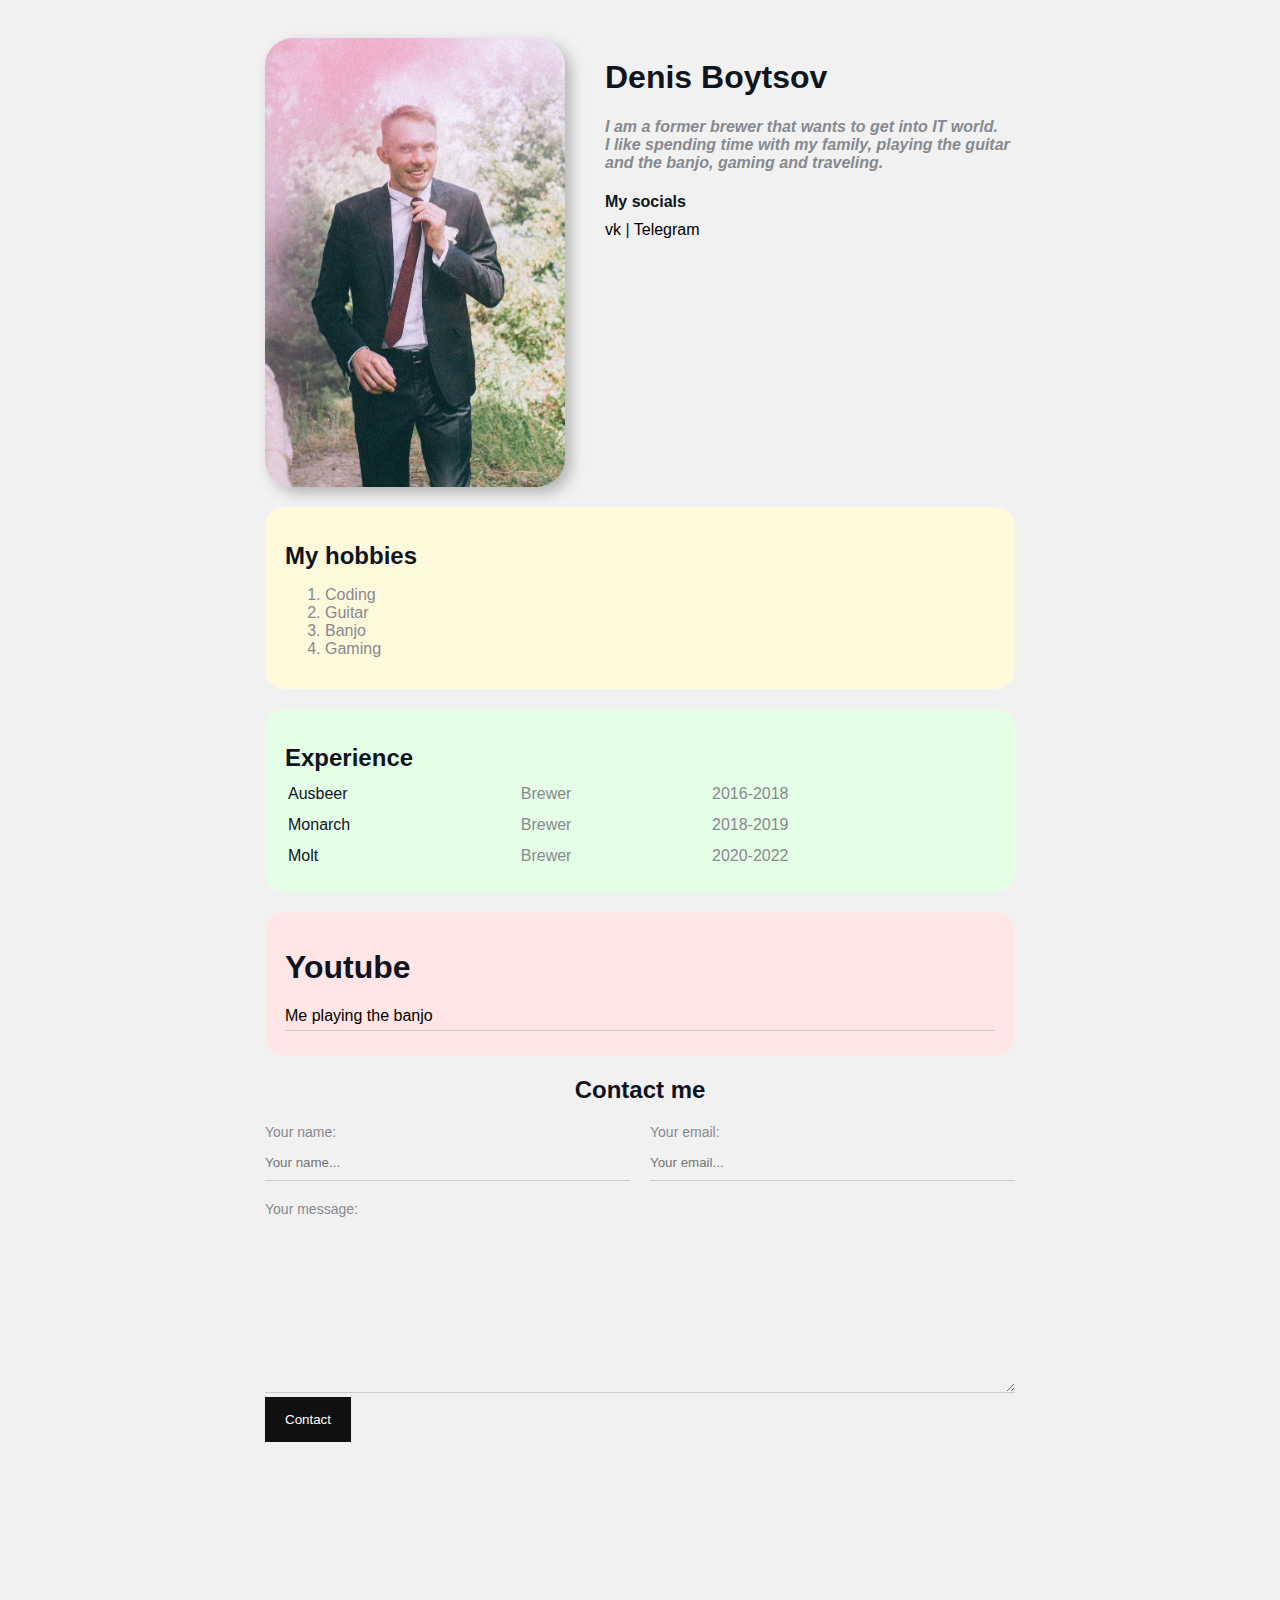
<file: index.html>
<!DOCTYPE html>
<html lang="en">

<head>
   <meta charset="UTF-8">
   <title>Denis' CV</title>
   <link rel="stylesheet" href="styles.css">
</head>

<body>
   <div class="container">
      <div class="info">
         <img src="my_photo.jpg" alt="A photo of me after the wedding ceremony" class="avatar">

         <div class="info-text">
            <h1>Denis Boytsov</h1>
            <p>I am a <strong>former brewer</strong> that wants to get into <strong>IT world</strong>.</p>
            <p>I like spending time with my family, playing the guitar and the banjo, gaming and traveling.</p>

            <h4>My socials</h4>

            <a href="https://vk.com/id17327831" target="_blank">vk</a>
            |
            <a href="https://t.me/MildlyAmused" target="_blank">Telegram</a>
         </div>
      </div>


      <div class="card bg-yellow">
         <h2>My hobbies</h2>
         <ol class="list">
            <li>Coding</li>
            <li>Guitar</li>
            <li>Banjo</li>
            <li>Gaming</li>
         </ol>
      </div>


      <div class="card bg-green">
         <h2>Experience</h2>
         <table class="table">
            <tr>
               <td>Ausbeer</td>
               <td>Brewer</td>
               <td>2016-2018</td>
            </tr>
            <tr>
               <td>Monarch</td>
               <td>Brewer</td>
               <td>2018-2019</td>
            </tr>
            <tr>
               <td>Molt</td>
               <td>Brewer</td>
               <td>2020-2022</td>
            </tr>
         </table>
      </div>

      <div class="card bg-red">
         <h1>Youtube</h1>
         <ul class="link-list">
            <li><a href="http://www.youtube.com/watch?v=leKDex60HFE">Me playing the banjo</a></li>
         </ul>
      </div>

      <div class="contact">
         <h2>Contact me</h2>

         <form action="/">
            <div class="row">
               <div class="form-group">
                  <label for="name">Your name:</label>
                  <input type="text" id="name" placeholder="Your name...">
               </div>

               <div class="form-group">
                  <label for="email">Your email:</label>
                  <input type="email" id="email" placeholder="Your email...">
               </div>
            </div>

            <div class="form-group">
               <label for="text">Your message:</label>
               <textarea name="" id="text" cols="30" rows="10"></textarea>
            </div>

            <input class="btn" type="submit" value="Contact">

            <div class="position">
               <div class="box"></div>
            </div>

         </form>
      </div>
   </div>




   <div style="margin-bottom: 500px;"></div>
</body>

</html>
</file>
<file: styles.css>
body {
   @import url('https://fonts.googleapis.com/css2?family=Roboto+Condensed&display=swap');

   background-color: #f1f1f1;
   color: #0f141e;

   font-size: 16px;
   font-weight: normal;
   font-family: 'Roboto Condensed', sans-serif;
   /* font-family: Cambria, Cochin, Georgia, Times, 'Times New Roman', serif */

}

a {
   color: black;
   text-decoration: none;
}

a:hover {
   text-decoration: underline;
}

a:active {
   color: blue;
}

a:visited {
   color: grey;
}

.avatar {
   width: 300px;
   border-radius: 28px;
   box-shadow: 6px 6px 14px rgba(0, 0, 0, 0.25);
}

.info {
   margin-bottom: 20px;
   display: flex;
}


@media (max-width: 700px) {
   .info {
      text-align: center;
      display: block;
   }
}

.info-text {
   margin-left: 40px;
}

.info-text h4 {
   margin-bottom: 10px;
}

.info p {
   color: #86898f;
   margin: 0;
   font-style: italic;
   font-weight: bold;
   text-decoration: none;
   /* text-transform: uppercase; */
   /* letter-spacing: 5px; */
   /* word-spacing: 42px; */
}

/* Box Model */

.container {
   max-width: 750px;
   margin: auto;
   padding-top: 30px;
}

/* .social {
   background: green;
   padding: 15px;
   margin: 5px;
} */

/* .box-model>div {
   float: left;
   background: #000;
   height: 200px;
   border: 4px solid red;
   width: 25%;
   box-sizing: border-box;
} */

.bg-yellow {
   background: #fff9dc;
}

.bg-green {
   background: #e5ffe7;
}

.bg-red {
   background: #ffe5e5;
}

.card {
   padding: 15px 20px;
   margin-bottom: 20px;
   border-radius: 20px;
}

.card h2 {
   margin-bottom: 10px;
}

.list {
   padding-left: 0 20px;

}

.list li {
   color: #86898f;
   border-bottom: 10px;
}

.table {
   width: 100%;
}

.table td {
   padding-bottom: 10px;
}

.table td:nth-child(2),
.table td:nth-child(3) {
   color: #86898f;
}

/* .table tr:nth-child(even) {
   background: red;
} */

.link-list {
   list-style: none;
   padding: 0;
}

.link-list {
   margin-bottom: 10px;
   padding-bottom: 5px;
   border-bottom: 1px solid #ccc;
}

.contact h2 {
   text-align: center;
}

.form-group label {
   display: block;
   font-size: 14px;
   color: #86898f;
}

.form-group input,
.form-group textarea {
   width: 100%;
   box-sizing: border-box;
   border: none;
   background: transparent;
   border-bottom: 1px solid #ccc;
   color: #000;
   padding: 15px 0 10px;
   outline: none;
   font-family: inherit;
}

.row {
   display: flex;
   margin-bottom: 20px;
}

.row>.form-group {
   width: 50%;
   margin-right: 20px;
}

.row>.form-group:last-child {
   margin-right: 0;
}

.btn {
   background: #111;
   padding: 15px 20px;
   color: #fff;
   border: none;
   font-family: inherit;
   cursor: pointer;
}

.btn:hover {
   opacity: 0.9;
}

/* .position {
   position: relative;
   border: 4px solid black;
   margin-top: 40px;
   padding: 20px;
   height: 300px;
}

.box {
   position: fixed;
   bottom: 50px;
   right: 50px;
   width: 50px;
   height: 50px;
   background: lightcoral;
} */
</file>
